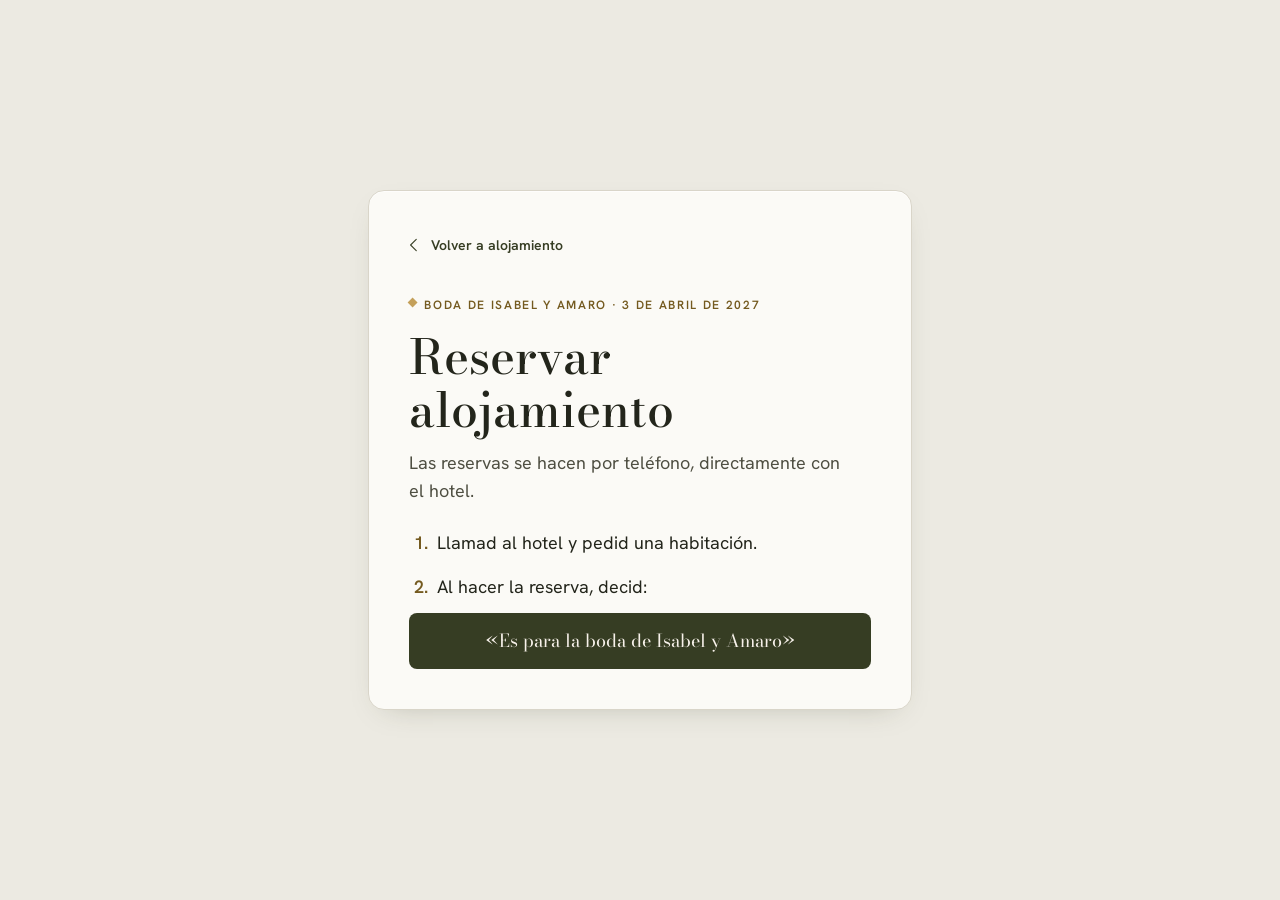
<file: reservar.html>
<!doctype html>
<html lang="es">
<head>
<meta charset="utf-8">
<meta name="viewport" content="width=device-width, initial-scale=1, viewport-fit=cover">
<title>Reservar alojamiento · Isabel y Amaro</title>
<meta name="description" content="Cómo reservar habitación para la boda de Isabel y Amaro: llamad al hotel y decid la frase de la boda.">
<meta name="robots" content="noindex, nofollow">
<meta name="theme-color" content="#363d23">
<link rel="icon" href="assets/img/favicon.svg" type="image/svg+xml">
<link rel="preconnect" href="https://fonts.googleapis.com">
<link rel="preconnect" href="https://fonts.gstatic.com" crossorigin>
<link href="https://fonts.googleapis.com/css2?family=Bodoni+Moda:opsz,wght@6..96,400..700&family=Hanken+Grotesk:wght@400;500;600&display=swap" rel="stylesheet">
<link rel="stylesheet" href="assets/css/styles.css">
</head>
<body>
<main class="reserva">
  <div class="reserva__card">
    <a class="reserva__back" href="index.html#alojamiento"><svg viewBox="0 0 256 256" width="18" height="18" fill="currentColor" aria-hidden="true" focusable="false"><path d="M165.66,202.34a8,8,0,0,1-11.32,11.32l-80-80a8,8,0,0,1,0-11.32l80-80a8,8,0,0,1,11.32,11.32L91.31,128Z"/></svg>Volver a alojamiento</a>

    <p class="reserva__kicker"><span class="reserva__rombo" aria-hidden="true"></span>Boda de Isabel y Amaro · 3 de abril de 2027</p>
    <h1 class="reserva__title">Reservar alojamiento</h1>
    <p class="reserva__lead">Las reservas se hacen por teléfono, directamente con el hotel.</p>

    <ol class="reserva-pasos">
      <li>Llamad al hotel y pedid una habitación.</li>
      <li>Al hacer la reserva, decid:
        <p class="reserva__frase">«Es para la boda de Isabel y Amaro»</p>
      </li>
    </ol>

    <a class="btn btn--solid reserva__web" id="reservaWeb" href="https://www.brozhostel.es/" target="_blank" rel="noopener" hidden>Abrir la web del hotel</a>
  </div>
  <script>
    // Si se llega desde Broz Hostel, se muestra el botón a su web
    if (new URLSearchParams(location.search).get('hotel') === 'broz') document.getElementById('reservaWeb').hidden = false;
  </script>
</main>
</body>
</html>
</file>
<file: assets/css/styles.css>
/* ============================================================
   Isabel y Amaro · 2027
   Verde oliva, cal y oro viejo. Portada tipo invitación con un
   arco de inspiración nazarí; olivos como único ornamento.
   ============================================================ */

:root{
  color-scheme: light;

  /* Paleta */
  --olive:      #363d23;   /* verde oliva oscuro: portada, confirmación, pie */
  --olive-soft: #4a5231;
  --leaf:       #6b7442;   /* hojas de olivo sobre fondo claro */
  --leaf-light: #a9b27f;   /* hojas de olivo sobre fondo oscuro */
  --cal:        #f7f6f2;   /* cal blanca: fondo general */
  --cal-tint:   #eceae2;   /* bandas alternas */
  --ink:        #23251b;   /* texto */
  --muted:      #4f4f42;   /* texto secundario */
  --ivory:      #f7f1ea;   /* texto sobre oliva */
  --ivory-soft: #d6d2c0;   /* texto secundario sobre oliva */
  --gold:       #c4a05a;   /* oro viejo: filetes y detalles */
  --gold-light: #d4b46f;   /* oro para texto sobre oliva */
  --gold-text:  #745a1f;   /* oro para texto sobre cal */
  --line:       #d9d5c9;

  /* Tipografía */
  --display: "Bodoni Moda", "Didot", "Bodoni 72", Georgia, serif;
  --sans:    "Hanken Grotesk", system-ui, -apple-system, "Segoe UI", sans-serif;

  /* Escala tipográfica (editorial): Bodoni para titulares y cifras, Hanken para el resto.
     Seis pasos y nada más: etiqueta · pequeño · cuerpo · entradilla · título de ficha · sección */
  --fs-kicker: .75rem;     /* text-xs: etiquetas en versalitas, Hanken 600 */
  --fs-sm:     .875rem;    /* text-sm: notas, direcciones */
  --fs-body:   1rem;       /* text-base: texto corrido */
  --fs-lead:   1.25rem;    /* text-xl: entradillas, Bodoni */
  --fs-h4:     1.25rem;    /* text-xl: títulos de ficha, Bodoni */
  --fs-h3:     1.5rem;     /* text-2xl: subtítulos de grupo, Bodoni */
  --fs-h2:     2.25rem;    /* text-4xl: títulos de sección, Bodoni */
  --fs-figure: 1.875rem;   /* text-3xl: horas y precios, Bodoni */
  --radius:    16px;   /* rounded-2xl */

  /* Escala de espaciado (B2). Márgenes, rellenos, huecos y desplazamientos
     salen SOLO de aquí: nada entre medias ni fuera de la tabla */
  --sp-0:   0;
  --sp-25:  2px;
  --sp-50:  4px;
  --sp-75:  8px;
  --sp-100: 12px;
  --sp-200: 16px;
  --sp-300: 24px;
  --sp-400: 32px;
  --sp-500: 40px;
  --sp-600: 48px;
  --sp-700: 64px;
  --sp-800: 80px;
  --sp-900: 96px;
  /* Ritmo del documento: cambia por escalones de la tabla, nunca con clamp() */
  --section-pad: var(--sp-700);   /* relleno vertical de cada sección */
  --stack:       var(--sp-700);   /* separación entre bloques de una sección */
  --grid-gap:    var(--sp-500);   /* titular ↔ contenido */
  --card-pad:    var(--sp-300);   /* relleno interior de las fichas */
  --ease:      cubic-bezier(0.32,0.72,0,1);   /* única curva de movimiento */

  /* Métrica */
  --wrap:   1120px;
  --gutter: var(--sp-300);
  --nav-h:  68px;
}
/* Desde tableta, los pasos de Tailwind suben un escalón */
@media (min-width: 768px){
  :root{
    --fs-lead: 1.5rem; --fs-h2: 3rem;
    --gutter: var(--sp-600); --section-pad: var(--sp-900); --stack: var(--sp-800); --card-pad: var(--sp-400);
  }
}
/* Con dos columnas, el titular se separa más del contenido */
@media (min-width: 861px){ :root{ --grid-gap: var(--sp-700); } }
@media (min-width: 1200px){ :root{ --grid-gap: var(--sp-900); } }
@media (max-width: 359px){ :root{ --gutter: var(--sp-200); } }

*,*::before,*::after{ box-sizing: border-box; }

html{ scroll-behavior: smooth; scroll-padding-top: var(--nav-h); }
@media (prefers-reduced-motion: reduce){ html{ scroll-behavior: auto; } }

/* Barra de desplazamiento: raíl oliva con tirador dorado, sin flechas */
html{ scrollbar-width: thin; scrollbar-color: var(--gold) var(--olive); }
::-webkit-scrollbar{ width: 9px; height: 9px; }
::-webkit-scrollbar-track{ background: var(--olive); }
::-webkit-scrollbar-thumb{
  background: var(--gold); border-radius: 999px;
  border: 2px solid var(--olive); min-height: 48px;
}
::-webkit-scrollbar-thumb:hover{ background: var(--gold-light); }
::-webkit-scrollbar-button{ display: none; height: 0; width: 0; }
::-webkit-scrollbar-corner{ background: var(--olive); }

body{
  margin: 0;
  background: var(--cal);
  color: var(--ink);
  font-family: var(--sans);
  font-size: 1.125rem;
  line-height: 1.75rem;
  -webkit-font-smoothing: antialiased;
  text-rendering: optimizeLegibility;
}

img{ max-width: 100%; display: block; }
[hidden]{ display: none !important; }

h1,h2,h3,h4{ font-family: var(--display); font-weight: 500; margin: 0; text-wrap: balance; }
p, ul, dl{ margin: 0; }
p{ text-wrap: pretty; }

/* Bodoni Moda a tamaño óptico grande tiene trazos finísimos que desaparecen:
   fijamos un tamaño óptico bajo para que los remates sean más gruesos. */
h1,h2,h3,h4,.nav__brand,.hero__date,.nav__count strong,.nav__count-today,
.prose__lead,.section__sub,.venue__time,.stay__from strong,.prices dd,.prices__group > dt,
.gift__iban,.firma,.monogram__txt,.footer__names,.section__title::before{
  font-optical-sizing: none;
  font-variation-settings: "opsz" 11;
}
/* Cifras de forma uniforme: horas, precios y cuenta atrás alinean en columna */
.venue__time,.prices dd,.stay__from strong,.nav__count strong{ font-variant-numeric: lining-nums tabular-nums; }

/* Reducir movimiento: también las transiciones de color y giro */
@media (prefers-reduced-motion: reduce){
  *,*::before,*::after{ transition-duration: .01ms !important; animation-duration: .01ms !important; }
}

.sr-only{
  position: absolute; width: 1px; height: 1px; padding: 0; margin: -1px;
  overflow: hidden; clip: rect(0 0 0 0); white-space: nowrap; border: 0;
}

.skip-link{
  position: absolute; left: var(--sp-200); top: calc(-1 * var(--sp-700)); z-index: 100;
  background: var(--olive); color: #fff; padding: var(--sp-100) var(--sp-200);
}
.skip-link:focus{ top: var(--sp-200); }

/* Foco: anillo visible en todos los fondos (B9). Oro oscuro sobre cal, oro claro sobre oliva */
:focus-visible{ outline: 2px solid var(--gold-text); outline-offset: var(--sp-50); }
.on-dark :focus-visible,
.gift :focus-visible,
.nav:not(.is-stuck) :focus-visible{ outline-color: var(--gold); }

.wrap{ width: 100%; max-width: var(--wrap); margin-inline: auto; padding-inline: var(--gutter); }

/* ============================ NAV ============================ */
.nav{
  position: fixed; inset: 0 0 auto 0; z-index: 50;
  height: var(--nav-h);
  color: var(--ivory);
  border-bottom: 1px solid transparent;
  transition: background-color .3s var(--ease), color .3s var(--ease), border-color .3s var(--ease);
}
.nav.is-stuck{
  background: rgba(247,246,242,.96);
  color: var(--ink);
  border-bottom-color: var(--line);
}
@supports (backdrop-filter: blur(8px)){
  .nav.is-stuck{ background: rgba(247,246,242,.85); backdrop-filter: blur(10px); }
}

.nav__inner{
  height: 100%; max-width: var(--wrap); margin-inline: auto; padding-inline: var(--gutter);
  display: flex; align-items: center; justify-content: space-between; gap: var(--sp-300);
}
/* Escritorio: marca | contador + menú | botón. Columnas laterales iguales: el bloque
   central queda siempre en el centro exacto, aparezca o no el botón (que solo se ve
   tras la portada), y comparte línea base con la marca y el botón */
@media (min-width: 1200px){
  .nav__inner{
    display: grid; grid-template-columns: minmax(0, 1fr) auto minmax(0, 1fr);
    align-content: center; align-items: baseline; gap: var(--sp-300);
  }
  .nav__inner .nav__right{ display: contents; }
  .nav__brand{ justify-self: start; }
  .nav__inner .nav__menu{ grid-column: 2; align-items: baseline; }
  .nav__cta{ grid-column: 3; justify-self: end; }
}
/* Con la cuenta atrás completa, la cabecera se ensancha para que todo quepa */
@media (min-width: 1360px){ .nav__inner{ max-width: 1360px; } }

.nav__brand{
  font-family: var(--display); font-size: 1.25rem;
  color: inherit; text-decoration: none; white-space: nowrap;
  transition: opacity .2s var(--ease);
}
.nav__brand:hover{ opacity: .75; }
.nav__right{ display: flex; align-items: center; gap: var(--sp-300); }
.nav__menu{ display: flex; gap: var(--sp-300); }
.nav__menu a{
  color: inherit; text-decoration: none; font-size: .875rem; font-weight: 500; white-space: nowrap;
  padding-block: var(--sp-50); border-bottom: 1px solid transparent;
  transition: border-color .2s var(--ease), transform .2s var(--ease);
}
.nav__menu a:hover,
.nav__menu a.is-active{ border-bottom-color: var(--gold); }
.nav__menu a:active, .nav__brand:active{ transform: translateY(1px); }

/* Confirmar asistencia, siempre a mano */
.nav__cta{
  color: inherit; text-decoration: none; white-space: nowrap;
  font-size: .875rem; font-weight: 600; letter-spacing: .02em;
  padding: var(--sp-75) var(--sp-100); border: 1px solid var(--gold); border-radius: 2px;
  transition: background-color .2s var(--ease), color .2s var(--ease), border-color .2s var(--ease), opacity .25s var(--ease), visibility .25s var(--ease), transform .2s var(--ease);
}
.nav__cta:hover{ background: var(--gold); border-color: var(--gold); color: var(--olive); }
/* Mientras se ve el botón de la portada, el del menú se oculta para no repetirlo */
.nav.js-cta:not(.has-cta) .nav__cta{ opacity: 0; visibility: hidden; }
.nav.is-stuck .nav__cta{ background: var(--olive); border-color: var(--olive); color: var(--ivory); }
.nav.is-stuck .nav__cta:hover{ background: var(--olive-soft); border-color: var(--olive-soft); }

.nav__toggle{
  display: none; width: 44px; height: 44px; margin-right: calc(-1 * var(--sp-100));
  background: none; border: 0; color: inherit; cursor: pointer;
  align-items: center; justify-content: center;
  transition: opacity .2s var(--ease), transform .2s var(--ease);
}
.nav__toggle:hover{ opacity: .75; }
.nav__toggle:active{ transform: translateY(1px); }
.nav__toggle-bars,
.nav__toggle-bars::before{
  display: block; width: 22px; height: 1.5px; background: currentColor;
  transition: transform .25s var(--ease);
}
.nav__toggle-bars{ position: relative; top: 4px; }
.nav__toggle-bars::before{ content: ""; position: absolute; top: -8px; left: 0; }
.nav__toggle[aria-expanded="true"] .nav__toggle-bars{ transform: translateY(-4px) rotate(45deg); top: 4px; }
.nav__toggle[aria-expanded="true"] .nav__toggle-bars::before{ transform: translateY(8px) rotate(-90deg); }

/* Cuenta atrás en la cabecera: a la izquierda del menú, con un filete que la separa */
.nav__count{
  display: flex; align-items: center; gap: var(--sp-100); white-space: nowrap; line-height: 1;
  font-size: .75rem; font-weight: 500; letter-spacing: .02em;
  padding-right: var(--sp-300); border-right: 1px solid currentColor; border-color: rgba(196,160,90,.6);
  font-variant-numeric: lining-nums tabular-nums;
}
.nav__count-unit{ display: inline-flex; align-items: baseline; gap: var(--sp-50); line-height: 1; }
.nav__count strong{ font-family: var(--display); font-weight: 500; font-size: 1rem; line-height: 1; }
.nav__count-today{ font-family: var(--display); font-size: 1rem; }
/* Hasta 1359px solo caben los días */
@media (max-width: 1359px){ .nav__count-unit--sec{ display: none; } }

/* Marca + cuenta atrás + menú + botón necesitan ~1200px: por debajo, hamburguesa */
@media (max-width: 1199px){
  .nav__inner{ gap: var(--sp-200); }
  .nav__brand{ font-size: 1.25rem; }
  .nav__right{ gap: var(--sp-75); }
  .nav__cta{ order: 1; display: inline-flex; align-items: center; min-height: 44px; }
  .nav__cta-long{ display: none; }
  .nav__toggle{ display: inline-flex; order: 2; }
  .nav__menu{
    position: absolute; top: var(--nav-h); left: 0; right: 0;
    flex-direction: column; gap: 0;
    background: var(--cal); color: var(--ink);
    border-bottom: 1px solid var(--line);
    padding: var(--sp-75) var(--gutter) var(--sp-200);
    display: none;
  }
  .nav__menu.is-open{ display: flex; }
  .nav__menu a{ padding-block: var(--sp-200); border-bottom: 1px solid var(--line); font-size: 1rem; }
  .nav__menu a:hover{ color: var(--olive-soft); }
  .nav__menu a:last-child{ border-bottom: 0; }
  /* En el panel, la cuenta atrás es la primera fila */
  .nav__count{
    padding: var(--sp-200) 0; border-right: 0; border-bottom: 1px solid var(--line);
    font-size: .875rem; color: var(--muted); flex-wrap: wrap; gap: var(--sp-50) var(--sp-75);
  }
  .nav__count strong{ color: var(--ink); font-size: 1.125rem; }
  .nav__count-unit--sec{ display: inline; }
  /* El panel es claro aunque el nav sea transparente: foco en oro oscuro */
  .nav .nav__menu.is-open :focus-visible{ outline-color: var(--gold-text); }
}
/* Móviles muy estrechos: marca y botón más compactos para que quepa el menú */
@media (max-width: 359px){
  .nav__inner{ padding-inline: var(--sp-200); gap: var(--sp-75); }
  .nav__brand{ font-size: 1rem; }
  .nav__cta{ padding-inline: var(--sp-75); font-size: .75rem; }
}

/* ========================== PORTADA ========================== */
.on-dark{ color: var(--ivory); }

/* Portada tipográfica, como una invitación impresa: fondo oliva liso, sin foto
   ni vídeo, un filete fino de tarjeta y el rombo dorado como único motivo.
   Toda la jerarquía la llevan la Bodoni (nombres, fecha) y las versalitas Hanken. */
.hero{
  position: relative; isolation: isolate;
  min-height: 100svh;
  padding: calc(var(--nav-h) + var(--sp-300)) var(--gutter) var(--sp-500);
  display: flex; align-items: flex-end; justify-content: center;
  background-color: var(--olive);
  /* Foto de la pareja con velo oliva para que el texto se lea */
  background-image: url("../img/Foto1.jpeg");
  background-size: cover; background-position: center 72%;
  /* Velo oliva plano, sin degradado, para que el texto se lea */
  box-shadow: inset 0 0 0 100vmax rgba(54,61,35,.72);
  overflow: hidden;
}
/* Móvil: la foto se amplía en altura para subir las caras y dejar el texto debajo */
@media (max-width: 860px){
  .hero{ background-size: auto 150%; background-position: 50% 98%; }
}
/* Página de instrucciones para reservar. La frase que hay que decir por teléfono
   es el elemento principal: un bloque oliva, como un código de reserva de grupo */
.reserva{ min-height: 100svh; display: grid; place-items: center; padding: var(--sp-400) var(--gutter); background: var(--cal-tint); }
.reserva__card{
  width: 100%; max-width: 34rem; padding: var(--sp-300);
  background: #fbfaf6; border: 1px solid var(--line); border-radius: var(--radius);
  box-shadow: 0 1px 0 rgba(255,255,255,.7) inset, 0 10px 30px -18px rgba(54,61,35,.35);
}
.reserva__back{
  display: inline-flex; align-items: center; gap: var(--sp-75); min-height: 44px;
  margin: calc(-1 * var(--sp-75)) 0 var(--sp-300) calc(-1 * var(--sp-50));
  color: var(--olive); font-weight: 600; font-size: var(--fs-sm); text-decoration: none;
  transition: transform .2s var(--ease);
}
.reserva__back:hover span, .reserva__back:hover{ text-decoration: underline; text-decoration-color: var(--gold); text-underline-offset: .25em; }
.reserva__back:active{ transform: translateY(1px); }
.reserva__kicker{
  display: flex; align-items: flex-start; gap: var(--sp-75);
  color: var(--gold-text); font-size: var(--fs-kicker); font-weight: 600; letter-spacing: .14em; text-transform: uppercase;
}
.reserva__rombo{ width: .45rem; height: .45rem; flex: none; margin-top: var(--sp-75); background: var(--gold); rotate: 45deg; }
.reserva__title{ margin-top: var(--sp-100); font-size: var(--fs-h2); line-height: 1.1; }
.reserva__lead{ margin-top: var(--sp-100); color: var(--muted); }
.reserva-pasos{ margin: var(--sp-300) 0 0; padding-left: var(--sp-300); display: grid; gap: var(--sp-200); }
.reserva-pasos li{ padding-left: var(--sp-50); }
.reserva-pasos li::marker{ color: var(--gold-text); font-weight: 600; }
.reserva__frase{
  /* Sangría negativa = relleno de la lista + del punto: la frase ocupa todo el ancho */
  margin: var(--sp-100) 0 0 calc(-1 * (var(--sp-300) + var(--sp-50))); padding: var(--sp-200) var(--sp-300); text-align: center;
  background: var(--olive); color: var(--ivory); border-radius: 8px;
  font-family: var(--display); font-size: 1.125rem; line-height: 1.35;
}
.reserva .reserva__web{ display: flex; margin-top: var(--sp-400); }
@media (min-width: 640px){ .reserva__card{ padding: var(--sp-500); } }
/* Texto seleccionado: dorado con verde oliva, en lugar del azul del navegador */
::selection{ background: var(--gold-light); color: var(--olive); }

/* Filete de tarjeta: dos líneas finas a sangre perdida, bajo la cabecera */
.hero::before{
  content: ""; position: absolute; z-index: -1; pointer-events: none;
  inset: var(--nav-h) var(--sp-100) var(--sp-100);
  border: 1px solid rgba(196,160,90,.38);
  outline: 1px solid rgba(196,160,90,.16); outline-offset: calc(-1 * var(--sp-75));
}
@media (min-width: 768px){ .hero::before{ inset: var(--nav-h) var(--sp-400) var(--sp-400); } }

.hero__content{
  position: relative; width: 100%; max-width: 680px;
  display: flex; flex-direction: column; align-items: center; text-align: center;
}

/* Nombres apilados en Bodoni de cartel: a este tamaño se usa el tamaño óptico
   real (trazos finos y contraste alto), al contrario que en el resto de títulos */
.hero__names{
  display: flex; flex-direction: column; align-items: center;
  font-weight: 400; line-height: .9; letter-spacing: -.02em;
  font-size: 3rem;
  font-optical-sizing: auto; font-variation-settings: normal;
}
/* Desde tableta, los nombres pasan a text-8xl … text-6xl según el ancho */
@media (min-width: 768px){
  .hero__names{ font-size: 6rem; }
}
.hero__name{ display: block; }
.hero__amp{
  display: block; margin-block: var(--sp-50) 0;
  font-style: normal; font-size: .4em; line-height: 1; letter-spacing: 0;
  color: var(--gold-light);
}

/* Sello: el rombo dorado entre dos filetes que se desvanecen hacia fuera */
.hero__seal{
  display: flex; align-items: center; gap: var(--sp-200);
  width: min(22rem, 72vw); margin-top: var(--sp-300);
}
.hero__rule{ flex: 1; height: 1px; background: rgba(196,160,90,.7); }
.hero__ramita{ flex: none; width: clamp(4.5rem, 7vw, 5.5rem); height: auto; color: var(--gold-light); overflow: visible; }

/* Fecha en tres líneas: frases de enlace en versalitas Hanken, la fecha en Bodoni */
.hero__date{
  margin-top: var(--sp-300);
  font-family: var(--sans); font-weight: 600; line-height: 1.3;
  font-size: .75rem; letter-spacing: .24em; text-transform: uppercase;
  color: var(--ivory-soft);
}
.hero__date > span{ display: block; }
.hero__date > span:nth-child(2){
  margin-block: var(--sp-100);
  font-family: var(--display); font-weight: 500; text-transform: none; letter-spacing: .01em;
  font-size: 1.5rem; line-height: 2rem; color: var(--ivory);
  font-optical-sizing: none; font-variation-settings: "opsz" 11;
}

/* Cuenta atrás: vive en la cabecera (ver .nav__count) */

.hero__content .btn{ margin-top: var(--sp-400); }
@media (min-width: 768px){
  .hero{ padding-top: calc(var(--nav-h) + var(--sp-600)); padding-bottom: var(--sp-600); }
  .hero__seal{ margin-top: var(--sp-500); }
  .hero__date{ margin-top: var(--sp-400); font-size: .875rem; }
  .hero__date > span:nth-child(2){ margin-block: var(--sp-200); font-size: 2.25rem; line-height: 2.5rem; }
  .hero__content .btn{ margin-top: var(--sp-600); }
}

/* Entrada: los nombres, el rombo que gira hasta su sitio y los filetes que se abren */
@media (prefers-reduced-motion: no-preference){
  .hero__names, .hero__date, .hero .btn{ animation: entrar .8s var(--ease) both; }
  .hero__names{ animation-delay: .15s; }
  .hero__ramita{ animation: rombo 1s var(--ease) .45s both; }
  .hero__rule{ animation: filete .9s var(--ease) .6s both; transform-origin: right center; }
  .hero__rule + .hero__ramita + .hero__rule{ transform-origin: left center; }
  .hero__date{ animation-delay: .75s; }
  .hero .btn{ animation-delay: .95s; }
}
@keyframes rombo{ from{ opacity: 0; transform: scale(.6) rotate(-45deg); } to{ opacity: 1; transform: none; } }
@keyframes filete{ from{ transform: scaleX(0); } to{ transform: none; } }
@keyframes entrar{ from{ opacity: 0; } to{ opacity: 1; } }

/* ========================== BOTONES ========================== */
/* Botón principal (B2): 8px arriba y abajo, 12px a los lados. La altura mínima de
   44px es la zona de toque del móvil; el texto queda centrado dentro */
.btn{
  display: inline-flex; align-items: center; justify-content: center; gap: var(--sp-75);
  min-height: 44px; text-align: center;
  font: inherit; font-weight: 600; font-size: 1rem; line-height: 1.5rem; letter-spacing: .03em;
  text-decoration: none; cursor: pointer;
  padding: var(--sp-75) var(--sp-100); border: 1px solid currentColor; border-radius: 2px;
  transition: background-color .2s var(--ease), color .2s var(--ease), border-color .2s var(--ease), opacity .2s var(--ease), transform .2s var(--ease);
}
/* El botón de confirmar es el más importante: más alto, mismo relleno */
.btn--lg{ min-height: var(--sp-600); }
.btn--gold{ background: transparent; color: var(--ivory); border-color: var(--gold); }
.btn--gold:hover{ background: var(--gold); color: var(--olive); }
.btn--solid{ background: var(--gold); color: var(--olive); border-color: var(--gold); }
.btn--solid:hover{ background: var(--gold-light); border-color: var(--gold-light); }
/* Deshabilitado: se ve apagado, no reacciona y no se puede pulsar (B9) */
.btn[aria-disabled="true"]{ cursor: default; pointer-events: none; opacity: .55; }
.btn--ghost{ background: transparent; color: var(--olive); border-color: var(--olive); }
.btn--ghost:hover{ background: var(--olive); color: var(--cal); }
/* Respuesta física al pulsar, como un botón de verdad */
.btn:active, .nav__cta:active, .carousel__btn:active{ transform: scale(.98); }

.link{
  color: var(--olive); font-weight: 600; text-decoration: underline;
  text-decoration-color: var(--gold); text-underline-offset: .3em; text-decoration-thickness: 1.5px;
}
.link:hover{ text-decoration-color: currentColor; }
.link:active{ position: relative; top: 1px; }
.on-dark .link{ color: var(--ivory); }

/* ========================== SECCIONES ======================== */
.section{
  --section-bg: var(--cal);
  background: var(--section-bg);
  padding-block: var(--section-pad);
}
.section--tint{ --section-bg: var(--cal-tint); }
.section--olive{ --section-bg: var(--olive); }

/* Composición asimétrica: titular fijo en una columna estrecha a la izquierda,
   contenido a la derecha. Las secciones numeradas como capítulos (01, 02…) */
main{ counter-reset: capitulo; }
.section__grid{
  display: grid; gap: var(--grid-gap);
  grid-template-columns: minmax(0, 1fr) minmax(0, 1.6fr);
  align-items: start;
}
.section__head{ position: sticky; top: calc(var(--nav-h) + var(--sp-400)); }
.section__title{
  font-size: var(--fs-h2); line-height: 1.05; letter-spacing: -.015em;
  text-wrap: balance; overflow-wrap: break-word;
}
/* Número de capítulo: decorativo, oculto a lectores de pantalla donde se admite */
.section__title::before{
  counter-increment: capitulo;
  content: counter(capitulo, decimal-leading-zero);
  content: counter(capitulo, decimal-leading-zero) / "";
  display: block; margin-bottom: var(--sp-200); padding-bottom: var(--sp-100); width: 3rem;
  border-bottom: 1px solid var(--gold);
  font-family: var(--display); font-style: normal; font-size: 1.125rem; line-height: 1;
  letter-spacing: 0; color: var(--gold-text);
}
.on-dark .section__title::before{ color: var(--gold-light); }
.section__sub{ margin-top: var(--sp-200); font-family: var(--display); font-size: 1.25rem; line-height: 1.4; color: var(--olive); }
.section__body > * + *{ margin-top: var(--stack); }

@media (max-width: 860px){
  .section__grid{ grid-template-columns: 1fr; }
  .section__head{ position: static; }
}

/* Añadir al calendario */
.cal{ margin-top: var(--sp-300); font-size: var(--fs-sm); line-height: 2; color: var(--muted); }
.cal .link{ margin-right: var(--sp-200); }

/* Subtítulo de grupo dentro de una sección, con filete hasta el borde */
.subhead{
  display: flex; align-items: center; gap: var(--sp-200);
  font-size: var(--fs-h3); line-height: 1.2; margin-bottom: var(--sp-400);
}
.subhead::after{ content: ""; flex: 1; height: 1px; background: var(--line); }
.group__intro{ max-width: 60ch; margin-bottom: var(--sp-400); }

.prose{ max-width: 60ch; }
.prose > * + *{ margin-top: var(--sp-300); }
.prose__lead{ font-family: var(--display); font-size: var(--fs-lead); line-height: 1.4; }
.on-dark .prose strong{ color: #fff; }
.on-dark .prose__lead strong{ color: var(--gold-light); font-weight: 500; }

/* ========================= BIENVENIDA ======================== */
.letter{ max-width: 44rem; text-align: center; }
.ornament{ display: block; width: 320px; max-width: 100%; height: auto; margin: 0 auto var(--sp-300); color: var(--leaf); overflow: visible; }
/* Punto dorado entre las dos ramas */
.ornament__dot{ fill: var(--gold); }
.letter__title{ font-size: var(--fs-h2); line-height: 1.05; letter-spacing: -.015em; }
.letter .prose{ max-width: 36rem; margin: var(--sp-400) auto 0; }
/* Tres niveles y dos familias: titular y entradilla en Bodoni, cuerpo en Hanken, firma manuscrita */
.letter .prose__lead{ color: var(--olive); line-height: 1.45; }
.letter__body{ font-size: var(--fs-body); line-height: 1.7; color: var(--muted); max-width: 48ch; margin-inline: auto; }
.letter__sign{
  margin-top: var(--sp-500); display: flex; justify-content: center; align-items: baseline; gap: 0 var(--sp-300); flex-wrap: wrap;
}
/* Firmas a mano: la única letra manuscrita de la web, solo para el nombre de los novios */
.firma{
  font-family: "Great Vibes", "Snell Roundhand", "Segoe Script", cursive;
  font-size: 3rem; line-height: 1.2; font-weight: 400;
  color: var(--olive);
}
@media (max-width: 480px){ .firma{ font-size: 2.25rem; } }
/* Ramita de olivo entre las dos firmas */
.firma__ramita{ width: 96px; height: auto; color: var(--leaf); flex: none; align-self: center; }
@media (max-width: 480px){ .firma__ramita{ width: 72px; } }

/* ========================= EL GRAN DÍA ======================= */
/* Programa: una ficha por momento. Hora en Bodoni a la izquierda con filete dorado,
   etiqueta en versalitas, título y nota; el botón «Cómo llegar» bajo el texto
   (no en una tercera columna) para que el texto respire */
.venues{ display: grid; }
.venue{
  background: #fbfaf6; border: 1px solid var(--line); border-radius: var(--radius); overflow: hidden;
  box-shadow: 0 14px 30px -24px rgba(54,61,35,.5);
}
.venue__head{
  display: grid; grid-template-columns: auto minmax(0, 1fr); gap: var(--sp-200) var(--sp-300); align-items: start;
  padding: var(--card-pad);
}
.venue__time{
  grid-row: span 2; align-self: stretch;
  font-family: var(--display); font-size: var(--fs-figure); line-height: 1; color: var(--olive);
  padding-right: var(--sp-300); border-right: 1px solid var(--gold);
}
.venue--simple .venue__time{ grid-row: auto; }
.venue__when{
  color: var(--gold-text); font-weight: 600; font-size: var(--fs-kicker); line-height: 1.4;
  letter-spacing: .14em; text-transform: uppercase;
}
.venue h3{ font-size: var(--fs-h4); line-height: 1.2; margin-top: var(--sp-75); }
.venue__addr{ color: var(--muted); font-size: var(--fs-sm); line-height: 1.55; margin-top: var(--sp-75); max-width: 52ch; }
.venue__go{ grid-column: 2; justify-self: start; white-space: nowrap; }
@media (max-width: 640px){
  /* Móvil: la hora pasa arriba como cifra de apertura y el texto ocupa todo el ancho */
  .venue__head{ grid-template-columns: minmax(0, 1fr); gap: var(--sp-200); }
  .venue__time, .venue--simple .venue__time{
    grid-row: auto; justify-self: start; align-self: auto;
    padding: 0 0 var(--sp-100); border-right: 0; border-bottom: 1px solid var(--gold);
  }
  .venue__go{ grid-column: 1; justify-self: stretch; text-align: center; }
}
/* Ramita de olivo en flecha entre momentos: más corta, para no partir el ritmo */
.venue-sep{ display: flex; justify-content: center; padding: var(--sp-75) 0; color: var(--leaf); }
.venue-sep svg{ width: 30px; height: 74px; overflow: visible; }

/* Mapas: estilo claro y legible, con bordes redondeados */
.map{
  height: 280px; background: #eae7dc;
  border-top: 1px solid var(--line); position: relative; isolation: isolate;
}
/* Carga (B9): mientras llegan las teselas, la silueta del alfiler late en el centro,
   en el mismo sitio donde aparecerá el de verdad. El lienzo del mapa la tapa al pintar */
.map::before{
  content: ""; position: absolute; z-index: -1; left: 50%; top: 50%;
  width: 22px; height: 22px; translate: -50% -50%; border-radius: 50%;
  background: var(--line); box-shadow: 0 0 0 6px rgba(217,213,201,.5);
}
@media (prefers-reduced-motion: no-preference){
  .map.is-loading::before{ animation: cargando 1.4s var(--ease) infinite alternate; }
}
@keyframes cargando{ from{ opacity: .45; } to{ opacity: 1; } }
/* Error (B9): el estilo del mapa no ha llegado. Aviso en su sitio, no un hueco en blanco */
.map.has-error::before,
.map.has-error .maplibregl-marker,
.map.has-error .maplibregl-control-container{ display: none; }
.map__error{
  position: absolute; inset: 0; z-index: 2; display: grid; place-content: center; gap: var(--sp-75);
  margin: 0; padding: var(--sp-300); text-align: center; font: 400 var(--fs-sm)/1.25rem var(--sans); color: var(--muted);
}
.map__error strong{ color: var(--ink); }
.map .maplibregl-canvas{ filter: sepia(.18) saturate(.95) contrast(1.04); }
.map .maplibregl-ctrl-attrib{ font-size: .75rem; border-radius: 8px; }
.map .maplibregl-ctrl-group{ border-radius: 8px; }
.pin{ width: 0; height: 0; }
.pin__dot{
  position: absolute; left: -11px; top: -11px; width: 22px; height: 22px; border-radius: 50%;
  background: var(--gold); border: 4px solid var(--olive); box-shadow: 0 0 0 6px rgba(196,160,90,.4), 0 2px 8px rgba(0,0,0,.35);
}
@media (max-width: 720px){ .map{ height: 260px; } }

/* ========================= VESTIMENTA ======================== */
@media (min-width: 768px){ .attire__code{ font-size: 2.25rem; } }
.attire__code{
  font-family: var(--display); font-size: 1.5rem; line-height: 1.15;
  color: var(--olive); font-optical-sizing: none; font-variation-settings: "opsz" 11;
}
.attire{ display: grid; grid-template-columns: repeat(2, minmax(0, 1fr)); gap: var(--sp-300); }
.attire__item:nth-child(n+3){ grid-column: 1 / -1; }
.attire__item{
  background: #fbfaf6; border: 1px solid var(--line); border-radius: var(--radius); padding: var(--card-pad);
  box-shadow: 0 1px 0 rgba(255,255,255,.7) inset, 0 10px 30px -18px rgba(54,61,35,.35);
}
.attire__item h3{ font-size: var(--fs-h3); line-height: 1.2; display: flex; align-items: center; gap: var(--sp-100); }
/* Rombo dorado, el mismo motivo que los títulos de sección */
.attire__item h3::before{ content: ""; width: .5rem; height: .5rem; flex: none; background: var(--gold); rotate: 45deg; }
.attire__item p{ color: var(--ink); margin-top: var(--sp-100); font-size: var(--fs-body); line-height: 1.6; }
.attire__item p + p{ margin-top: var(--sp-200); padding-top: var(--sp-200); border-top: 1px solid var(--line); }
.attire__item p strong{ display: block; font-size: var(--fs-sm); letter-spacing: .14em; text-transform: uppercase; color: var(--gold-text); font-weight: 600; margin-bottom: var(--sp-50); }
@media (max-width: 640px){ .attire{ grid-template-columns: 1fr; } }

/* ======================== CONFIRMACIÓN ======================= */
/* Preguntas del formulario: columnas con filete dorado encima, sin caja */
.asks{ list-style: none; padding: 0; margin: var(--sp-400) 0 0; display: grid; grid-template-columns: repeat(3, minmax(0, 1fr)); gap: var(--sp-400); }
.asks li{
  padding-top: var(--sp-200); border-top: 1px solid var(--gold); line-height: 1.5; font-size: var(--fs-body); color: var(--ivory);
}
@media (max-width: 720px){ .asks{ grid-template-columns: 1fr; gap: var(--sp-300); } }

/* Bloque de acción: separado del texto por una línea dorada */
.rsvp{
  display: flex; flex-direction: column; align-items: flex-start; gap: var(--sp-200);
  margin-top: var(--sp-500); padding-top: var(--sp-400); border-top: 1px solid rgba(212,180,111,.35);
}
.rsvp .btn{ align-self: stretch; margin-bottom: var(--sp-50); }
/* Formulario aún sin enlace: estado vacío compuesto, no un botón apagado sin más */
.rsvp .btn[aria-disabled="true"]{ opacity: 1; background: transparent; color: var(--gold-light); border-style: dashed; }
.rsvp__note{ font-size: var(--fs-sm); color: var(--ivory-soft); width: min(100%, 52ch); align-self: center; text-align: center; }

/* =================== ALOJAMIENTO Y TRANSPORTE ================ */
/* Pasos del trayecto: una línea dorada los une y cada uno tiene su rombo */
.travel{ display: grid; grid-template-columns: repeat(2, minmax(0, 1fr)); gap: var(--sp-500) var(--sp-600); }
.travel__item{ position: relative; padding-left: var(--sp-300); border-left: 1px solid var(--gold); }
/* El rombo se centra sobre la línea con translate, sin desplazamientos sueltos */
.travel__item::before{
  content: ""; position: absolute; left: 0; top: var(--sp-75); translate: calc(-50% - .5px) 0;
  width: .6rem; height: .6rem; background: var(--gold); rotate: 45deg;
}
.travel__item h4{ font-size: var(--fs-h4); line-height: 1.25; }
.travel__item p{ color: var(--muted); margin-top: var(--sp-75); line-height: 1.6; }
@media (max-width: 640px){ .travel{ grid-template-columns: 1fr; gap: var(--sp-400); } }

/* Fichas de alojamiento: mismo lenguaje que las del programa (radio, filete, sombra) */
.stays{ display: grid; gap: var(--sp-400); }
.stay--card{
  border: 1px solid var(--line); background: #fbfaf6;
  border-radius: var(--radius); overflow: hidden;
  box-shadow: 0 14px 30px -24px rgba(54,61,35,.5);
}
.carousel{ position: relative; background: var(--olive); }
.carousel__track{
  list-style: none; margin: 0; padding: 0; display: flex; overflow-x: auto;
  scroll-snap-type: x mandatory; scrollbar-width: none; overscroll-behavior-x: contain;
}
.carousel__track::-webkit-scrollbar{ display: none; }
.carousel__slide{ flex: 0 0 100%; scroll-snap-align: center; aspect-ratio: 16 / 10; }
.carousel__slide img{ width: 100%; height: 100%; object-fit: cover; display: block; }
.carousel__btn{
  position: absolute; top: 50%; translate: 0 -50%; width: 2.75rem; height: 2.75rem; border: 0; border-radius: 50%;
  background: rgba(247,246,242,.92); color: var(--olive); display: grid; place-items: center; padding: 0; cursor: pointer;
  box-shadow: 0 1px 6px rgba(0,0,0,.3);
}
.carousel__placeholder{
  width: 100%; height: 100%; display: grid; place-items: center; align-content: center; gap: var(--sp-100);
  background: var(--olive-soft); color: var(--ivory-soft); font-size: .875rem; letter-spacing: .08em; text-transform: uppercase;
}
/* Estado vacío (B9): sin fotos todavía, una sola lámina compuesta con la ramita
   en lugar de tres huecos grises con flechas que no llevan a nada */
.carousel--vacio .carousel__slide:not(:first-child),
.carousel--vacio .carousel__btn,
.carousel--vacio .carousel__dots{ display: none; }
.carousel__ramita{ width: 96px; height: auto; color: var(--leaf-light); }
.carousel__btn:hover{ background: #fff; transform: scale(1.04); }
.carousel__btn{ transition: background-color .2s var(--ease), transform .2s var(--ease); }
.carousel__btn--prev{ left: var(--sp-100); }
.carousel__btn--next{ right: var(--sp-100); }
.carousel__btn[disabled]{ opacity: .35; cursor: default; }
/* Sobre la foto el oro oscuro no se ve: foco claro y por dentro del marco */
.carousel :focus-visible{ outline: 2px solid var(--gold-light); outline-offset: calc(-1 * var(--sp-50)); }
.carousel__btn:focus-visible{ outline-color: var(--olive); outline-offset: var(--sp-25); }
.carousel__dots{
  position: absolute; left: 50%; bottom: var(--sp-75); translate: -50% 0; display: flex; align-items: center;
  padding-inline: var(--sp-50); border-radius: 999px; background: rgba(35,37,27,.55);
}
.carousel__dot{
  width: 1.75rem; height: 1.75rem; padding: 0; border: 0; background: none; cursor: pointer;
  display: grid; place-items: center;
}
.carousel__dot::before{ content: ""; width: .5rem; height: .5rem; border-radius: 50%; background: rgba(255,255,255,.55); transition: background .2s var(--ease), scale .2s var(--ease); }
.carousel__dot:hover::before{ background: rgba(255,255,255,.85); }
.carousel__dot:active::before{ scale: .9; }
.carousel__dot[aria-current="true"]::before{ background: #fff; scale: 1.25; }
@media (pointer: coarse){ .carousel__dot{ width: 2.75rem; height: 2.75rem; } }

.stay__info{ padding: var(--card-pad); display: grid; gap: var(--sp-300); }
.stay__top{ display: flex; justify-content: space-between; align-items: flex-start; gap: var(--sp-300); }
.stay__top h4{ font-size: var(--fs-h4); line-height: 1.2; }
.stay__desc{ margin-top: var(--sp-75); max-width: 34ch; color: var(--muted); font-size: var(--fs-sm); line-height: 1.55; }
/* Precio de apertura: etiqueta en versalitas, cifra en Bodoni */
.stay__from{
  display: grid; justify-items: end; text-align: right; flex: none; color: var(--gold-text);
  font-size: var(--fs-kicker); font-weight: 600; letter-spacing: .14em; text-transform: uppercase; line-height: 1.3;
}
.stay__from strong{ font-family: var(--display); font-weight: 500; font-size: var(--fs-figure); line-height: 1.1; letter-spacing: 0; color: var(--olive); text-transform: none; }
/* Precio aún sin confirmar: se dice con palabras, no con un «00 €» que parece real */
.stay__from.is-vacio span:last-child{ display: none; }
.stay__from.is-vacio strong,
.prices__row dd.is-vacio{ font-family: var(--sans); font-size: var(--fs-sm); line-height: 1.25rem; font-weight: 600; color: var(--muted); }

.stay__more{ border-block: 1px solid var(--line); }
.stay__more summary{
  display: flex; align-items: center; justify-content: space-between; gap: var(--sp-200); min-height: 3rem; cursor: pointer;
  list-style: none; font-weight: 600; color: var(--ink);
  transition: transform .2s var(--ease);
}
.stay__more summary:active{ transform: translateY(1px); }
.stay__more summary::-webkit-details-marker{ display: none; }
.stay__more summary svg{ flex: none; color: var(--gold-text); transition: rotate .25s var(--ease); }
.stay__more[open] summary svg{ rotate: 180deg; }
.stay__more summary:hover span{ text-decoration: underline; text-decoration-color: var(--gold); text-underline-offset: .25em; }

.prices{ margin: var(--sp-50) 0 0; display: grid; }
.prices dt, .prices dd{ margin: 0; }
.prices__row{ display: flex; justify-content: space-between; align-items: baseline; gap: var(--sp-300); padding-block: var(--sp-100); border-top: 1px solid var(--line); }
.prices__row:first-child{ border-top: 0; }
.prices__row dt{ color: var(--ink); }
.prices__row small{ display: block; color: var(--muted); font-size: var(--fs-sm); margin-top: var(--sp-25); }
.prices__row dd{ font-family: var(--display); font-size: 1.25rem; font-weight: 500; white-space: nowrap; color: var(--olive); }
.prices__group{ padding-top: var(--sp-100); border-top: 1px solid var(--line); }
.prices__group > dt{ font-weight: 600; color: var(--ink); }
.prices__sub{ margin: var(--sp-75) 0 0; padding-left: var(--sp-200); border-left: 2px solid var(--gold); }
.prices__sub .prices__row{ padding-block: var(--sp-75); border-top: 0; }
.prices__note{ margin: var(--sp-75) 0 var(--sp-200); font-size: var(--fs-sm); color: var(--muted); }

.stay__actions{ display: grid; grid-template-columns: repeat(2, minmax(0, 1fr)); gap: var(--sp-100); }
@media (max-width: 480px){ .stay__actions{ grid-template-columns: 1fr; } }
.stay .stay__go{
  justify-self: stretch; display: flex;
  min-height: var(--sp-600); border-color: var(--line); background: var(--cal-tint);
}
.stay .stay__go svg{ color: var(--gold-text); flex: none; transition: color .2s var(--ease); }
/* Ubicación aún sin enlace: borde discontinuo, se lee como «por llegar», no como roto */
.stay .stay__go[aria-disabled="true"]{ opacity: 1; background: transparent; border-style: dashed; color: var(--muted); }
.stay .stay__go:hover{ background: var(--olive); border-color: var(--olive); color: var(--cal); }
.stay .stay__go:hover svg{ color: var(--gold-light); }
@media (max-width: 480px){
  .stay__top{ flex-direction: column; gap: var(--sp-100); }
  .stay__from{ justify-items: start; text-align: left; grid-template-columns: auto auto; column-gap: var(--sp-75); align-items: baseline; }
}
@media (max-width: 640px){ .carousel__slide{ aspect-ratio: 4 / 3; } }

/* =========================== REGALO ========================== */
/* Tarjeta de regalo: oliva con doble filete dorado, como la portada */
.gift{
  position: relative; max-width: 40rem; margin-inline: auto; width: 100%;
  background: var(--olive); color: var(--ivory); border-radius: var(--radius);
  padding: var(--sp-500) var(--sp-300);
  display: flex; flex-direction: column; align-items: center; text-align: center;
  box-shadow: 0 18px 40px -22px rgba(54,61,35,.6);
}
@media (min-width: 768px){ .gift{ padding: var(--sp-600) var(--sp-500); } }
/* Filete interior: segundo marco dorado, más fino, dentro de la tarjeta.
   Radio anidado (B3): 16px de la tarjeta menos 12px de hueco = 4px */
.gift::after{
  content: ""; position: absolute; inset: var(--sp-100); border: 1px solid rgba(212,180,111,.45);
  border-radius: 4px; pointer-events: none;
}
.gift__label{ color: var(--gold-light); font-weight: 600; font-size: var(--fs-kicker); letter-spacing: .16em; text-transform: uppercase; }
.gift__label::before{ content: ""; display: block; width: .5rem; height: .5rem; margin: 0 auto var(--sp-200); background: var(--gold); rotate: 45deg; }
.gift__iban{
  font-family: var(--display); font-size: 1.25rem;
  line-height: 1.3; letter-spacing: .03em; margin-top: var(--sp-75); color: var(--ivory);
  font-variant-numeric: lining-nums tabular-nums;
  text-wrap: balance;   /* en móvil, dos líneas iguales en vez de una suelta */
}
@media (min-width: 640px){ .gift__iban{ white-space: nowrap; } }
@media (min-width: 768px){ .gift__iban{ font-size: 1.5rem; } }
/* Cuenta aún sin publicar: frase en cuerpo de texto, no una cifra grande vacía */
.gift__iban--vacio{ font-family: var(--sans); font-size: var(--fs-body); line-height: 1.5rem; letter-spacing: 0; color: var(--ivory-soft); }
@media (min-width: 768px){ .gift__iban.gift__iban--vacio{ font-size: var(--fs-body); } }
.gift__meta{ display: grid; gap: var(--sp-50); margin: var(--sp-200) 0 var(--sp-300); font-size: var(--fs-sm); justify-items: center; }
.gift__meta div{ display: flex; gap: var(--sp-50); }
.gift__meta dt{ color: var(--ivory-soft); }
.gift__meta dt::after{ content: ":"; }
.gift__meta dd{ margin: 0; font-weight: 600; }
.gift__actions{ display: flex; flex-wrap: wrap; align-items: center; justify-content: center; gap: var(--sp-100) var(--sp-200); }
.gift .btn--ghost{ color: var(--gold-light); border-color: var(--gold); }
.gift .btn--ghost:hover{ background: var(--gold); color: var(--olive); border-color: var(--gold); }
.gift__hint{ font-size: var(--fs-sm); font-weight: 600; color: var(--gold-light); }
.gift__hint:empty{ display: none; }
/* Error (B9): en línea, junto al botón, y diciendo qué hacer */
.gift__hint.is-error{ flex-basis: 100%; color: var(--ivory); font-weight: 500; }

/* ========================= PREGUNTAS ========================= */
.faq{ border-top: 2px solid var(--olive); }
.faq__item{ border-bottom: 1px solid var(--line); }
.faq__item summary{
  list-style: none; cursor: pointer;
  display: flex; justify-content: space-between; align-items: center; gap: var(--sp-300);
  padding-block: var(--sp-300); min-height: 44px;
  font-size: var(--fs-body); font-weight: 600; line-height: 1.45;
  transition: color .2s var(--ease), transform .2s var(--ease);
}
.faq__item summary:hover{ color: var(--olive-soft); }
.faq__item summary:active{ transform: translateY(1px); }
.faq__item summary::-webkit-details-marker{ display: none; }
.faq__item summary::after{
  content: ""; flex: none; width: 12px; height: 12px;
  border-right: 1.5px solid var(--olive); border-bottom: 1.5px solid var(--olive);
  transform: rotate(45deg) translateY(-3px);
  transition: transform .25s var(--ease);
}
.faq__item[open] summary::after{ transform: rotate(-135deg) translateY(-3px); }
.faq__answer{ padding-bottom: var(--sp-300); max-width: 58ch; }
.faq__answer p{ color: var(--muted); }

/* ============================= PIE ============================ */
.footer{
  background: var(--olive); text-align: center;
  padding: var(--sp-700) var(--gutter) var(--sp-500);
}
@media (min-width: 768px){ .footer{ padding: var(--sp-900) var(--gutter) var(--sp-600); } }

/* Ramas de olivo simplificadas (ornamento de bienvenida y escudo del pie): hoja plana
   translúcida con delineado fino y unas pocas olivas pequeñas; el color lo da el contenedor */
.rama-tallo{ fill: none; stroke: currentColor; stroke-opacity: .75; stroke-width: 1.1px; stroke-linecap: round; stroke-linejoin: round; vector-effect: non-scaling-stroke; }
.rama-hoja{ fill: currentColor; fill-opacity: .3; stroke: currentColor; stroke-opacity: .8; stroke-width: .8px; stroke-linejoin: round; vector-effect: non-scaling-stroke; }
.rama-rabo{ fill: none; stroke: currentColor; stroke-opacity: .75; stroke-width: .9px; stroke-linecap: round; vector-effect: non-scaling-stroke; }
.rama-fruto{ fill: #566862; stroke: currentColor; stroke-opacity: .7; stroke-width: .7px; vector-effect: non-scaling-stroke; }

/* Escudo: monograma entre dos ramas de olivo */
.crest{ display: flex; align-items: center; justify-content: center; gap: var(--sp-100); margin-bottom: var(--sp-300); }
.crest__rama{ width: 74px; height: auto; color: var(--leaf-light); }
.crest__rama--espejo{ transform: scaleX(-1); }
.monogram{
  position: relative; width: 104px; height: 104px; flex: none;
  display: flex; align-items: center; justify-content: center;
  font-family: var(--display); font-size: 1.25rem; line-height: 1; letter-spacing: -.02em;
  color: var(--ivory);
}
/* La estrella de ocho puntas de la portada, en pequeño */
.monogram__star{ position: absolute; inset: 0; width: 100%; height: 100%; overflow: visible; }
.monogram__star rect{ fill: none; stroke: var(--gold); stroke-width: 1.4px; vector-effect: non-scaling-stroke; }
.monogram__star-fina rect{ stroke-width: .8px; opacity: .5; }
.monogram__txt{ position: relative; }
.monogram__txt span{ color: var(--gold-light); font-size: .85em; margin-inline: var(--sp-25); }

.footer__names{ font-family: var(--display); font-size: 1.875rem; line-height: 1.1; }
@media (min-width: 768px){ .footer__names{ font-size: 3rem; } }
.footer__date{ margin-top: var(--sp-100); }
.footer__thanks{ margin-top: var(--sp-300); color: var(--gold-light); }
.footer__credit{
  max-width: 28rem; margin: var(--sp-600) auto 0; padding-top: var(--sp-300);
  border-top: 1px solid rgba(196,160,90,.25);
  font-size: .875rem; color: var(--ivory-soft);
}
.footer__credit a{ color: var(--ivory); text-decoration: underline; text-decoration-color: var(--gold); text-underline-offset: .25em; }
.footer__credit a:hover{ text-decoration-color: var(--ivory); }
.footer__credit a:active{ position: relative; top: 1px; }

/* ======================= PANTALLAS TÁCTILES =================== */
/* Enlaces sueltos con zona de toque de al menos 44px de alto */
@media (pointer: coarse){
  .cal .link, .rsvp__note .link, .footer__credit a{
    display: inline-block; padding-block: var(--sp-100); line-height: 1.5;
  }
  .cal{ line-height: 1.6; }
}

/* ========================= REVELADO ========================== */
/* Al entrar en pantalla, cada bloque sube y se enfoca. Lo activa main.js (IntersectionObserver) */
.js-reveal{
  opacity: 0; transform: translateY(var(--sp-700)); filter: blur(12px);
  transition: opacity .8s var(--ease), transform .8s var(--ease), filter .8s var(--ease);
}
.js-reveal.is-in{ opacity: 1; transform: none; filter: none; }

/* ========================== IMPRESIÓN ========================= */
@media print{
  .hero::before, .hero__seal,
  .nav, .skip-link, .maps, .cal, .hero .btn, .rsvp .btn, #copyIban{ display: none; }
  .hero, .section, .footer{ background: none; color: #000; min-height: 0; }
  .deco, .crest{ display: none; }
  .on-dark, .on-dark .prose strong, .on-dark .link{ color: #000; }
  .section__head{ position: static; }
  .faq__item summary::after{ display: none; }
  .js-reveal{ opacity: 1 !important; transform: none !important; filter: none !important; }
}

/* ========================= CURSOR ============================ */
/* Flecha de rama de olivo con arras. Solo en ratón: en móvil y tablet no se aplica. */
@media (hover: hover) and (pointer: fine){
  html{ cursor: url("../img/cursor.svg") 2 2, auto; }
  /* !important: varias reglas de componentes (.btn, .carousel__btn…) ya traen cursor: pointer y ganarían por especificidad */
  a, button, summary, label, [role="button"], .btn, .carousel__btn, .carousel__dot, .carousel__track{ cursor: url("../img/cursor-mano.svg") 11 2, pointer !important; }
  .carousel__btn[disabled], .btn[aria-disabled="true"]{ cursor: default !important; }
}
</file>
